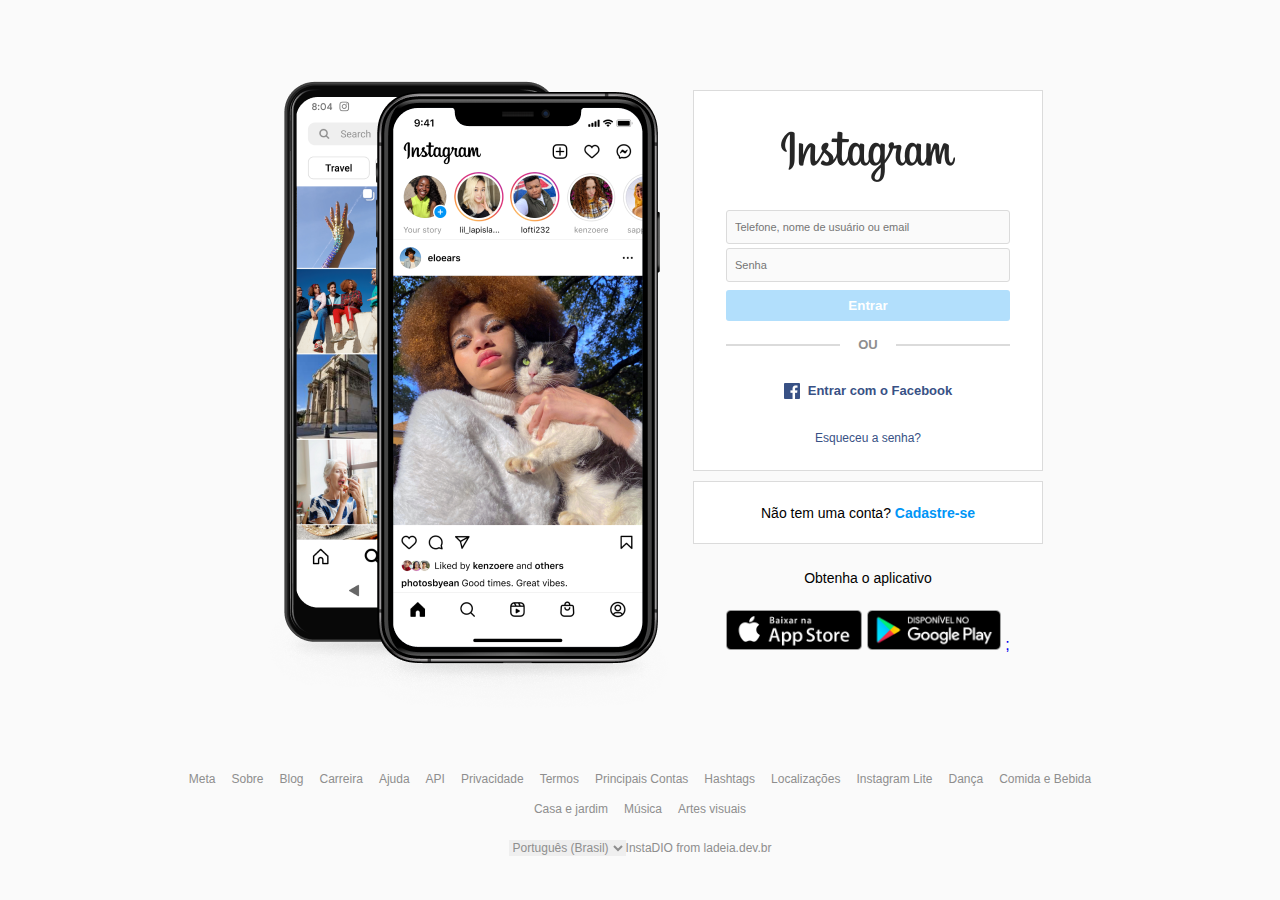
<file: index.html>
<!DOCTYPE html>
<html lang="pt-BR">

<head>
  <meta charset="UTF-8">
  <meta http-equiv="X-UA-Compatible" content="IE=edge">
  <meta name="viewport" content="width=device-width, initial-scale=1.0">
  <title>Projeto InstaDIO</title>
  <link rel="stylesheet" href="style.css">
</head>

<body>
  <div class="container">
    <main class="main">
      <section class="illustration-area">
        <div class="frame">
          <div class="images">
            <img src="./assets/images/illustration1.png" alt="Instragram" class="image">
          </div>
        </div>
      </section>
      <section class="login-area">
        <div class="login-container">
          <div class="login">
            <div class="logo">
              <img src="./assets/images/logo.png" alt="Istagram Logo">
            </div>
            <form class="form">
              <label for="login">
                <input type="text" name="login" id="login" placeholder="Telefone, nome de usuário ou email">
              </label>
              <label for="password" class="password">
                <input type="password" name="password" id="password" placeholder="Senha">
                <span class="showPassword">Mostrar</span>
              </label>
              <button type="submit" class="btnSubmit" disabled>Entrar</button>
            </form>
            <div class="or-content">
              <div class="or"></div>
              <span>OU</span>
              <div class="or"></div>
            </div>
            <a href="https://www.facebook.com/">
              <div class="facebook">
                <span class="facebook-login"></span>
                <p class="facebook-p">Entrar com o Facebook</p>
              </div>
            </a>
            <p class="facebook-pass-recovery"><a href="/passwordRecovery.html">Esqueceu a senha?</a></p>
          </div>
          <div class="sign-up">
            <p>Não tem uma conta? <span><a href="/signUp.html">Cadastre-se</a></span></p>
          </div>
          <div class="getApp">
            <p>Obtenha o aplicativo</p>
            <div class="store-icon">
              <a href="https://apps.apple.com/br/app/instagram/id389801252" target="_blank">
                <img src="./assets/images/appStore.png" alt="AppStore">
              </a>
              <a href="https://play.google.com/store/apps/details?id=com.instagram.android&hl=pt-BR" target="_blank">
                <img src="./assets/images/googlePlay.png" alt="Googlo Play">
                <!-- </a> -->;
            </div>
          </div>
        </div>
      </section>
    </main>
    <footer class="footer">
      <ul class="footer-menu">
        <li>Meta</li>
        <li>Sobre</li>
        <li>Blog</li>
        <li>Carreira</li>
        <li>Ajuda</li>
        <li>API</li>
        <li>Privacidade</li>
        <li>Termos</li>
        <li>Principais Contas</li>
        <li>Hashtags</li>
        <li>Localizações</li>
        <li>Instagram Lite</li>
        <li>Dança</li>
        <li>Comida e Bebida</li>
        <li>Casa e jardim</li>
        <li>Música</li>
        <li>Artes visuais</li>
      </ul>
      <div class="footer-footer">
        <select name="language" id="language">
          <option value="pt">Português (Brasil)</option>
        </select>
        <p>InstaDIO from ladeia.dev.br</p>
      </div>
    </footer>
  </div>
  <script src="index.js"></script>
</body>

</html>
</file>
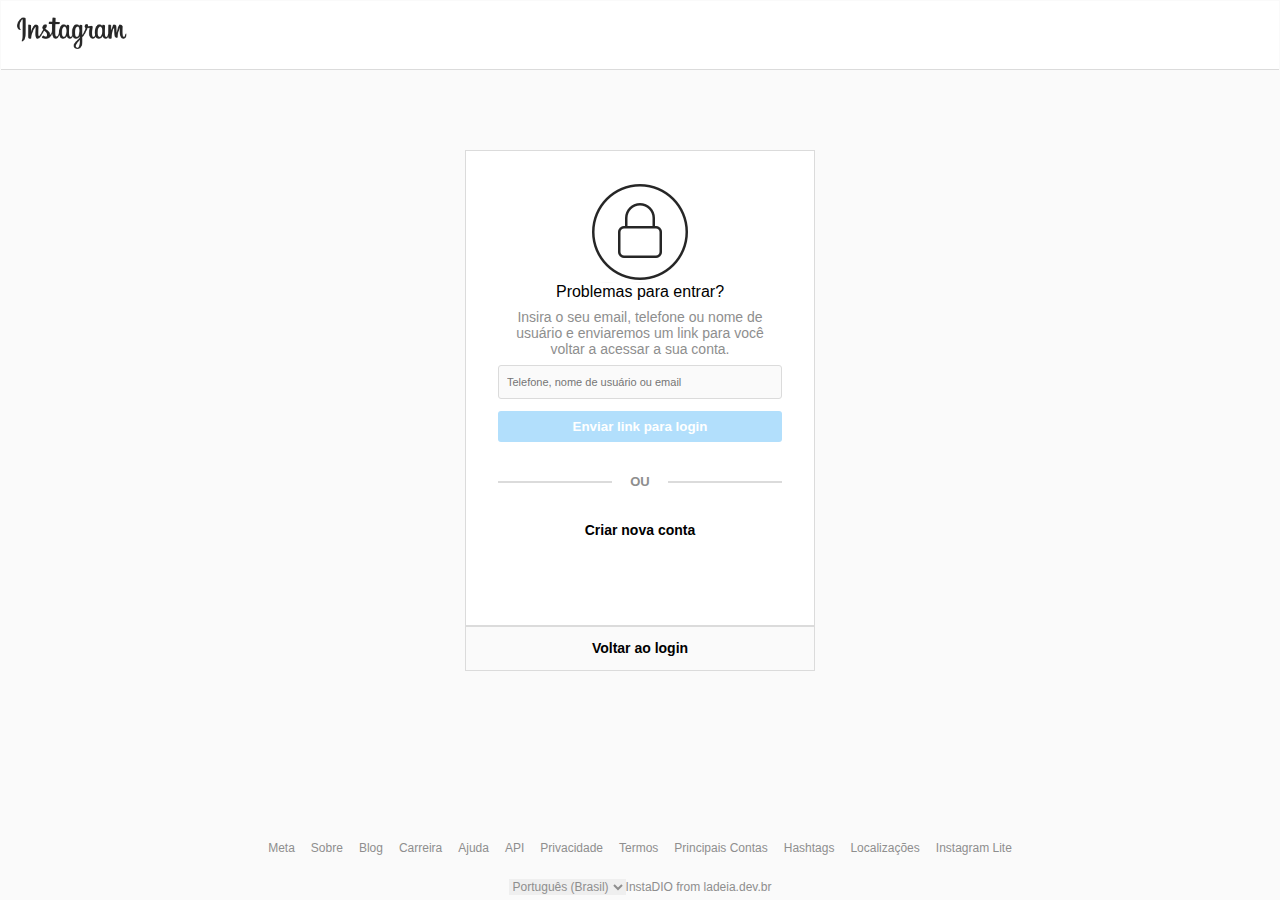
<file: passwordRecovery.html>
<!DOCTYPE html>
<html lang="pt-BR">

<head>
  <meta charset="UTF-8">
  <meta http-equiv="X-UA-Compatible" content="IE=edge">
  <meta name="viewport" content="width=device-width, initial-scale=1.0">
  <title>InstaDIO</title>
  <link rel="stylesheet" href="style.css">
  <link rel="stylesheet" href="passwordRecovery.css">
</head>

<body>
  <div class="container">
    <div class="logo">
      <a href="/">
        <img src="./assets/images/logo.png" alt="Istagram Logo">
      </a>
    </div>
    <main class="main">
      <section class="login-area">
        <div class="login-container">
          <div class="login">
            <div class="pass-recovery-logo">
            </div>
            <div class="pass-recovery-info">
              <h2>Problemas para entrar?</h2>
              <p>
                Insira o seu email, telefone ou nome de usuário e enviaremos um link para você voltar a acessar a sua
                conta.
              </p>
            </div>
            <form class="form">
              <label for="login">
                <input type="text" name="login" id="login" placeholder="Telefone, nome de usuário ou email">
              </label>
              <button type="submit" class="btnSubmit" disabled>Enviar link para login</button>
            </form>
            <div class="or-content">
              <div class="or"></div>
              <span>OU</span>
              <div class="or"></div>
            </div>
            <p class="sign-up-page"><a href="/signUp.html">Criar nova conta</a></p>
          </div>
          <div class="sign-up back-to-login">
            <p><span><a href="/">Voltar ao login</a></span></p>
          </div>
        </div>
      </section>
    </main>
    <footer class="footer">
      <ul class="footer-menu">
        <li>Meta</li>
        <li>Sobre</li>
        <li>Blog</li>
        <li>Carreira</li>
        <li>Ajuda</li>
        <li>API</li>
        <li>Privacidade</li>
        <li>Termos</li>
        <li>Principais Contas</li>
        <li>Hashtags</li>
        <li>Localizações</li>
        <li>Instagram Lite</li>
      </ul>
      <div class="footer-footer">
        <select name="language" id="language">
          <option value="pt">Português (Brasil)</option>
        </select>
        <p>InstaDIO from ladeia.dev.br</p>
      </div>
    </footer>
  </div>
  <script src="passwordRecovery.js"></script>
</body>

</html>
</file>
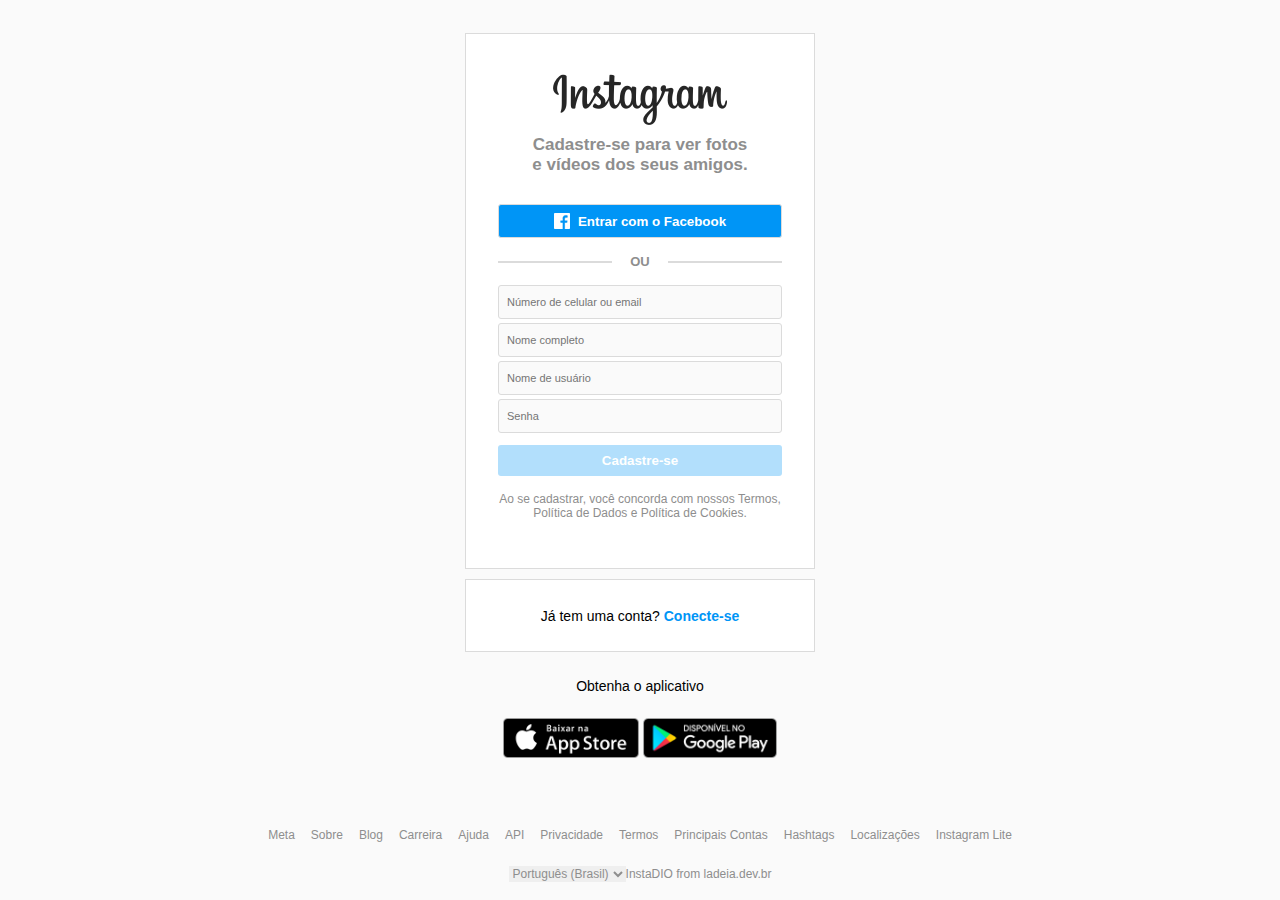
<file: signUp.html>
<!DOCTYPE html>
<html lang="pt-BR">

<head>
  <meta charset="UTF-8">
  <meta http-equiv="X-UA-Compatible" content="IE=edge">
  <meta name="viewport" content="width=device-width, initial-scale=1.0">
  <title>InstaDIO</title>
  <link rel="stylesheet" href="style.css">
  <link rel="stylesheet" href="signUpStyle.css">
</head>

<body>
  <div class="container">
    <main class="main">
      <section class="login-area">
        <div class="login-container">
          <div class="login">
            <div class="logo">
              <img src="./assets/images/logo.png" alt="Istagram Logo">
            </div>
            <h2>Cadastre-se para ver fotos e vídeos dos seus amigos.</h2>
            <div class="facebook">
              <a href="https://www.facebook.com/">
                <button class="facebook btn-facebook"><span class="facebook-login"></span>Entrar com o Facebook</button>
              </a>
            </div>
            <div class="or-content">
              <div class="or"></div>
              <span>OU</span>
              <div class="or"></div>
            </div>
            <form class="form">
              <label for="login">
                <input type="email" name="email" id="email" placeholder="Número de celular ou email">
              </label>
              <label for="name">
                <input type="text" name="name" id="name" placeholder="Nome completo">
              </label>
              <label for="username">
                <input type="text" name="username" id="username" placeholder="Nome de usuário">
              </label>
              <label for="password" class="password">
                <input type="password" name="password" id="password" placeholder="Senha">
                <span class="showPassword">Mostrar</span>
              </label>
              <button type="submit" class="btnSubmit" disabled>Cadastre-se</button>
            </form>
            <p class="facebook-pass-recovery">
              Ao se cadastrar, você concorda com nossos
              <a href="https://help.instagram.com/581066165581870" target="_blank">Termos</a>,
              <a href="https://help.instagram.com/519522125107875/?maybe_redirect_pol=0" target="_blank">
                Política de Dados</a>
              e
              <a href="https://help.instagram.com/1896641480634370?ref=ig" target="_blank">
                Política de Cookies.
              </a>
            </p>
          </div>
          <div class="sign-up">
            <p>Já tem uma conta? <span><a href="/">Conecte-se</a></span></p>
          </div>
          <div class="getApp">
            <p>Obtenha o aplicativo</p>
            <div class="store-icon">
              <a href="https://apps.apple.com/br/app/instagram/id389801252" target="_blank">
                <img src="./assets/images/appStore.png" alt="AppStore">
              </a>
              <a href="https://play.google.com/store/apps/details?id=com.instagram.android&hl=pt-BR" target="_blank">
                <img src="./assets/images/googlePlay.png" alt="Googlo Play">
              </a>
            </div>
          </div>
        </div>
      </section>
    </main>
    <footer class="footer">
      <ul class="footer-menu">
        <li>Meta</li>
        <li>Sobre</li>
        <li>Blog</li>
        <li>Carreira</li>
        <li>Ajuda</li>
        <li>API</li>
        <li>Privacidade</li>
        <li>Termos</li>
        <li>Principais Contas</li>
        <li>Hashtags</li>
        <li>Localizações</li>
        <li>Instagram Lite</li>
      </ul>
      <div class="footer-footer">
        <select name="language" id="language">
          <option value="pt">Português (Brasil)</option>
        </select>
        <p>InstaDIO from ladeia.dev.br</p>
      </div>
    </footer>
  </div>
  <script src="signUp.js"></script>
</body>

</html>
</file>
<file: style.css>
:root {
  --white: #ffffff;
  --gray-1: #fafafa;
  --gray-2: #dbdbdb;
  --gray-3: #8e8e8e;
  --black: #000000;
  --blue-1: #b2dffc;
  --blue-2: #0095f6;
  --blue-3: #385185;
}

* {
  margin: 0;
  padding: 0;
  box-sizing: border-box;
}

body {
  font-family: 'Segoe UI', Tahoma, Geneva, Verdana, sans-serif;
}

ul {
  list-style: none;
}

a {
  text-decoration: none;
}

.container {
  min-height: 100vh;
  background-color: var(--gray-1);
  border: 1px solid transparent;
}

.main {
  max-width: 935px;
  height: 635px;
  margin: 5rem auto 3rem;
  display: flex;
  justify-content: center;
}

.illustration-area {
  width: 456px;
  position: relative;
}

.frame {
  background: url(./assets/images/illustrationFrame.png) no-repeat;
  height: 635px;
}

.images {
  width: 250px;
  position: absolute;
  top: 26px;
  right: 50px;
  opacity: 1;
  transition: opacity 2s;
}

.login-area {
  max-width: 350px;
  width: 100%;
}

.login-container {
  max-width: 350px;
  height: 100%;
  margin: 0 auto;
  display: flex;
  flex-direction: column;
  justify-content: center;
  gap: 0.6rem;
}

.login,
.sign-up,
.getApp {
  padding-inline: 2rem;
  text-align: center;
}

.login,
.sign-up {
  background-color: var(--white);
}

.login {
  height: 60%;
  display: flex;
  flex-direction: column;
  align-items: center;
  border: 1px solid var(--gray-2);
}

.logo {
  margin: 2.5rem 0 1.5rem;
}

.form {
  width: 100%;
  display: flex;
  flex-direction: column;
  align-items: center;
}

.form label,
input,
button {
  width: 100%;
}

.form input,
button {
  width: 100%;
  padding: 8px;
  border-radius: 3px;
  border: 1px solid var(--gray-2);
  background-color: transparent;
}

.form input {
  padding: 10px 8px;
  font-size: 11px;
  background-color: rgb(250, 250, 250);
  outline: 0;
  color: var(--gray-3);
}

.form label {
  margin-bottom: 4px;
}

.form .password {
  position: relative;
}

.form .showPassword {
  visibility: hidden;
  position: absolute;
  right: 16px;
  top: 8px;
  font-size: 14px;
  font-weight: 600;
}

.form button {
  padding: 8px;
  margin-top: 4px;
  border: none;
  background-color: var(--blue-1);
  color: var(--white);
  font-weight: 700;
}

.or-content {
  width: 100%;
  margin: 1rem 0;
  display: flex;
  align-items: center;
  justify-content: space-between;
}

.or-content span {
  font-size: 13px;
  font-weight: 600;
  color: var(--gray-3);
}

.or {
  width: 40%;
  height: 2px;
  background-color: var(--gray-2);
}

.facebook {
  display: flex;
  margin-top: 0.9rem;
}

.facebook-login {
  width: 16px;
  height: 16px;
  background-image: url(./assets/images/icons.png);
  background-position: 16px 142px;
}

.facebook-p {
  font-size: 13px;
  font-weight: 600;
  color: var(--blue-3);
  margin-left: 8px;
}

.facebook-pass-recovery {
  font-size: 12px;
  margin-top: 2rem;
  color: var(--blue-3);
}

.facebook-pass-recovery a {
  color: var(--blue-3);
}

.sign-up {
  height: 10%;
  display: flex;
  align-items: center;
  justify-content: center;
  border: 1px solid var(--gray-2);
}

.sign-up p {
  font-size: 14px;
}

.sign-up a {
  font-weight: 600;
  color: var(--blue-2);
}

.store-icon img {
  height: 40px;
}

.getApp {
  height: 20%;
  margin-top: 1rem;
}

.getApp p {
  font-size: 14px;
  margin-bottom: 1.5rem;
}

.footer {
  max-width: 1024px;
  margin: auto;
  padding-inline: 2rem;
}

.footer-footer {
  display: flex;
  align-items: center;
  justify-content: center;
  font-size: 12px;
  color: var(--gray-3);
  margin-top: 1rem;
}

.footer-menu {
  display: flex;
  justify-content: center;
  flex-wrap: wrap;
  font-size: 12px;
  color: var(--gray-3);
}

.footer-menu li {
  margin: 0.5rem 0.5rem;
}

#language {
  border: none;
  font-size: 12px;
  color: var(--gray-3);
}

@media (max-width: 875px) {
  .illustration-area {
    display: none;
  }
}

@media (max-width: 450px) {

  .login,
  .sign-up {
    background-color: var(--gray-1);
    border: none;
  }

  .main {
    margin: 0 auto;
  }

  .login-container {
    justify-content: space-between;
  }
}
</file>
<file: passwordRecovery.css>
.logo {
  background-color: var(--white);
  border-bottom: 1px solid var(--gray-2);
  padding: 1rem;
  margin: 0;
  display: flex;
  align-items: center;
}

.logo img {
  height: 2rem;
}

.login-container {
  gap: initial;
  justify-content: initial;
}

.pass-recovery-logo {
  width: 100px;
  height: 100px;
  background: url(./assets/images/icons.png);
  background-position: -128px 402px;
}

.login {
  height: 75%;
  padding-block: 2rem;
  /* border: 1px solid var(--gray-2); */
}

.login .pass-recovery-info h2 {
  margin-bottom: 0.5rem;
  font-size: 16px;
  font-weight: 500;
}

.login .pass-recovery-info p {
  margin-bottom: 0.5rem;
  font-size: 14px;
  color: var(--gray-3);
}

.form button {
  margin-top: 8px;
}

.or-content {
  margin: 2rem 0;
}


.sign-up-page a {
  font-size: 14px;
  font-weight: 600;
  color: var(--black);
}

.back-to-login {
  background-color: var(--gray-1);
}

.back-to-login a {
  color: var(--black);
}

.sign-up {
  height: 7%;
}

@media (max-width: 450px) {

  .login,
  .sign-up {
    background-color: var(--white);
    border: 1px solid var(--gray-2);

  }

  .main {
    margin: 0 auto;
  }

  .login-container {
    justify-content: center;
  }

  .back-to-login {
    background-color: var(--gray-1);
  }
}
</file>
<file: signUpStyle.css>
.main {
  height: 100%;
  margin: 2rem auto 2rem;
}

a {
  font-weight: 500;
}

.logo {
  margin: 2.5rem 0 0.4rem;
}

.login {
  height: 90%;
}

.login h2 {
  margin-inline: 1.8rem;
  font-size: 17px;
  font-weight: 600;
  color: var(--gray-3);
}

.facebook {
  width: 100%;
}

.facebook a {
  width: 100%;
}

.facebook .btn-facebook {
  display: flex;
  align-items: center;
  justify-content: center;
  gap: 0.5rem;
  background-color: var(--blue-2);
  font-weight: 600;
  color: var(--white);
  cursor: pointer;
}

.facebook-login {
  background-position: 16px 101px;
}

.form button {
  margin-top: 8px;
}

.facebook-pass-recovery {
  margin-block: 1rem 3rem;
  color: var(--gray-3);
}

.facebook-pass-recovery a {
  color: var(--gray-3);
}

.sign-up {
  height: 100px;
}
</file>
